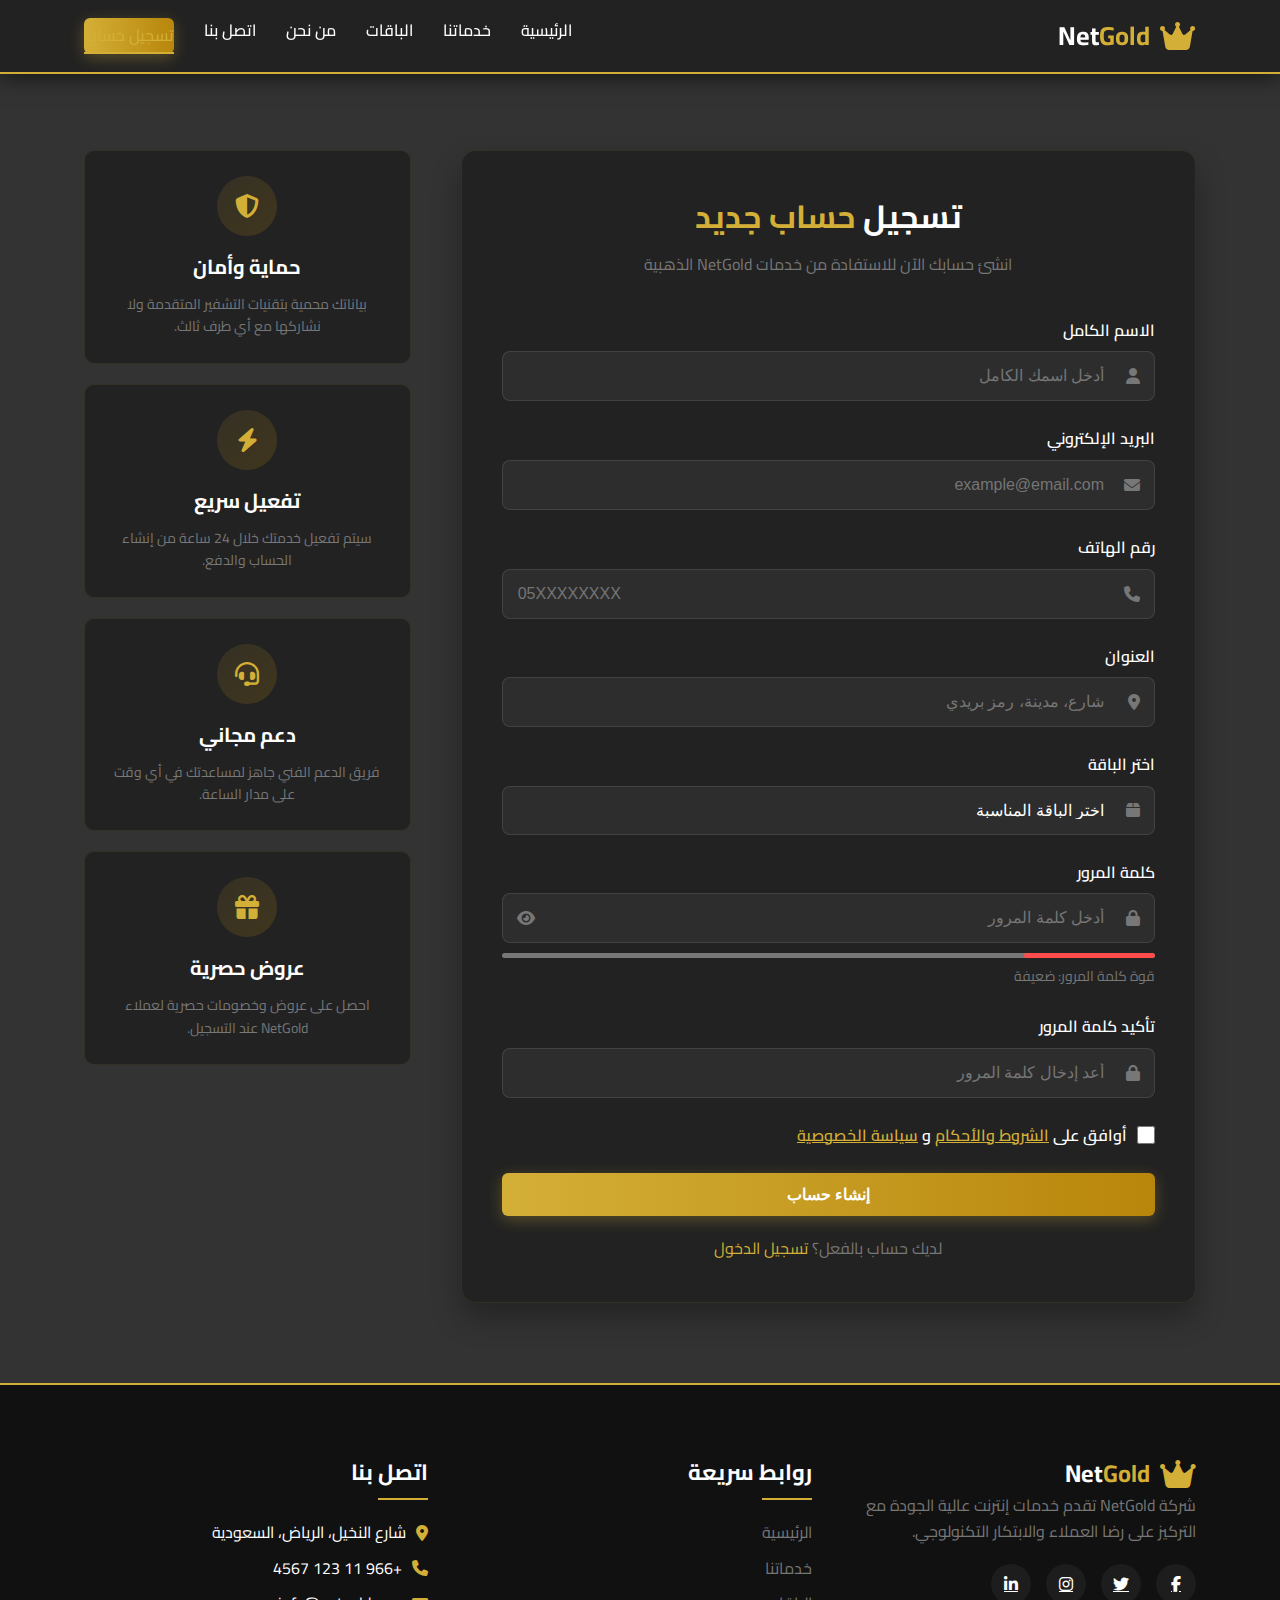
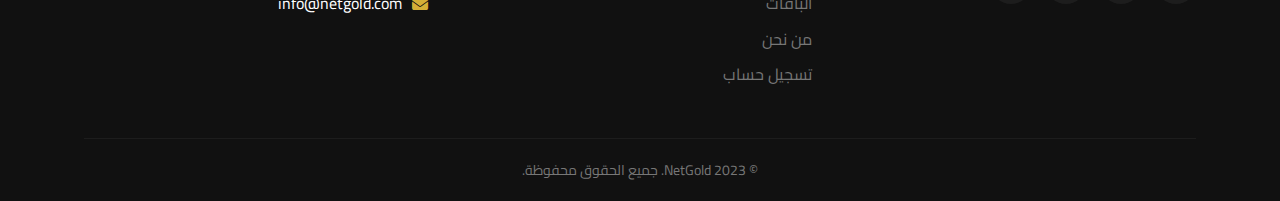
<file: register.html>
<!DOCTYPE html>
<html lang="ar" dir="rtl">
<head>
    <meta charset="UTF-8">
    <meta name="viewport" content="width=device-width, initial-scale=1.0">
    <title>تسجيل حساب - NetGold</title>
    <link rel="stylesheet" href="style.css">
    <link rel="stylesheet" href="https://cdnjs.cloudflare.com/ajax/libs/font-awesome/6.4.0/css/all.min.css">
    <link rel="preconnect" href="https://fonts.googleapis.com">
    <link rel="preconnect" href="https://fonts.gstatic.com" crossorigin>
    <link href="https://fonts.googleapis.com/css2?family=Cairo:wght@300;400;500;600;700&display=swap" rel="stylesheet">
</head>
<body>
    <!-- رأس الموقع -->
    <header>
        <div class="container header-container">
            <div class="logo">
                <i class="fas fa-crown"></i>
                <h1>Net<span class="gold-text">Gold</span></h1>
            </div>
            
            <nav>
                <ul class="nav-menu">
                    <li><a href="index.html">الرئيسية</a></li>
                    <li><a href="index.html#services">خدماتنا</a></li>
                    <li><a href="index.html#packages">الباقات</a></li>
                    <li><a href="index.html#about">من نحن</a></li>
                    <li><a href="index.html#contact">اتصل بنا</a></li>
                    <li><a href="register.html" class="btn active">تسجيل حساب</a></li>
                </ul>
                
                <div class="hamburger">
                    <span></span>
                    <span></span>
                    <span></span>
                </div>
            </nav>
        </div>
    </header>

    <!-- قسم التسجيل -->
    <section class="register-section">
        <div class="container">
            <div class="register-container">
                <div class="register-form">
                    <div class="form-header">
                        <h2>تسجيل <span class="gold-text">حساب جديد</span></h2>
                        <p>انشئ حسابك الآن للاستفادة من خدمات NetGold الذهبية</p>
                    </div>
                    
                    <form id="registerForm">
                        <div class="form-group">
                            <label for="fullName">الاسم الكامل</label>
                            <div class="input-with-icon">
                                <i class="fas fa-user"></i>
                                <input type="text" id="fullName" name="fullName" required placeholder="أدخل اسمك الكامل">
                            </div>
                        </div>
                        
                        <div class="form-group">
                            <label for="email">البريد الإلكتروني</label>
                            <div class="input-with-icon">
                                <i class="fas fa-envelope"></i>
                                <input type="email" id="email" name="email" required placeholder="example@email.com">
                            </div>
                        </div>
                        
                        <div class="form-group">
                            <label for="phone">رقم الهاتف</label>
                            <div class="input-with-icon">
                                <i class="fas fa-phone"></i>
                                <input type="tel" id="phone" name="phone" required placeholder="05XXXXXXXX">
                            </div>
                        </div>
                        
                        <div class="form-group">
                            <label for="address">العنوان</label>
                            <div class="input-with-icon">
                                <i class="fas fa-map-marker-alt"></i>
                                <input type="text" id="address" name="address" required placeholder="شارع، مدينة، رمز بريدي">
                            </div>
                        </div>
                        
                        <div class="form-group">
                            <label for="package">اختر الباقة</label>
                            <div class="input-with-icon">
                                <i class="fas fa-box"></i>
                                <select id="package" name="package" required>
                                    <option value="" disabled selected>اختر الباقة المناسبة</option>
                                    <option value="silver">الباقة الفضية - $29/شهر</option>
                                    <option value="gold">الباقة الذهبية - $49/شهر</option>
                                    <option value="diamond">الباقة الماسية - $79/شهر</option>
                                </select>
                            </div>
                        </div>
                        
                        <div class="form-group">
                            <label for="password">كلمة المرور</label>
                            <div class="input-with-icon">
                                <i class="fas fa-lock"></i>
                                <input type="password" id="password" name="password" required placeholder="أدخل كلمة المرور">
                                <i class="fas fa-eye toggle-password"></i>
                            </div>
                            <div class="password-strength">
                                <div class="strength-bar"></div>
                                <span class="strength-text">قوة كلمة المرور: ضعيفة</span>
                            </div>
                        </div>
                        
                        <div class="form-group">
                            <label for="confirmPassword">تأكيد كلمة المرور</label>
                            <div class="input-with-icon">
                                <i class="fas fa-lock"></i>
                                <input type="password" id="confirmPassword" name="confirmPassword" required placeholder="أعد إدخال كلمة المرور">
                            </div>
                        </div>
                        
                        <div class="form-group checkbox-group">
                            <input type="checkbox" id="terms" name="terms" required>
                            <label for="terms">أوافق على <a href="#" class="gold-text">الشروط والأحكام</a> و <a href="#" class="gold-text">سياسة الخصوصية</a></label>
                        </div>
                        
                        <button type="submit" class="btn btn-block">إنشاء حساب</button>
                        
                        <div class="form-footer">
                            <p>لديك حساب بالفعل؟ <a href="#" class="gold-text">تسجيل الدخول</a></p>
                        </div>
                    </form>
                </div>
                
                <div class="register-info">
                    <div class="info-card">
                        <div class="info-icon">
                            <i class="fas fa-shield-alt"></i>
                        </div>
                        <h3>حماية وأمان</h3>
                        <p>بياناتك محمية بتقنيات التشفير المتقدمة ولا نشاركها مع أي طرف ثالث.</p>
                    </div>
                    
                    <div class="info-card">
                        <div class="info-icon">
                            <i class="fas fa-bolt"></i>
                        </div>
                        <h3>تفعيل سريع</h3>
                        <p>سيتم تفعيل خدمتك خلال 24 ساعة من إنشاء الحساب والدفع.</p>
                    </div>
                    
                    <div class="info-card">
                        <div class="info-icon">
                            <i class="fas fa-headset"></i>
                        </div>
                        <h3>دعم مجاني</h3>
                        <p>فريق الدعم الفني جاهز لمساعدتك في أي وقت على مدار الساعة.</p>
                    </div>
                    
                    <div class="info-card">
                        <div class="info-icon">
                            <i class="fas fa-gift"></i>
                        </div>
                        <h3>عروض حصرية</h3>
                        <p>احصل على عروض وخصومات حصرية لعملاء NetGold عند التسجيل.</p>
                    </div>
                </div>
            </div>
        </div>
    </section>
    
    <!-- تذييل الصفحة -->
    <footer>
        <div class="container">
            <div class="footer-content">
                <div class="footer-section">
                    <div class="logo">
                        <i class="fas fa-crown"></i>
                        <h2>Net<span class="gold-text">Gold</span></h2>
                    </div>
                    <p>شركة NetGold تقدم خدمات إنترنت عالية الجودة مع التركيز على رضا العملاء والابتكار التكنولوجي.</p>
                    <div class="social-links">
                        <a href="#"><i class="fab fa-facebook-f"></i></a>
                        <a href="#"><i class="fab fa-twitter"></i></a>
                        <a href="#"><i class="fab fa-instagram"></i></a>
                        <a href="#"><i class="fab fa-linkedin-in"></i></a>
                    </div>
                </div>
                
                <div class="footer-section">
                    <h3>روابط سريعة</h3>
                    <ul>
                        <li><a href="index.html">الرئيسية</a></li>
                        <li><a href="index.html#services">خدماتنا</a></li>
                        <li><a href="index.html#packages">الباقات</a></li>
                        <li><a href="index.html#about">من نحن</a></li>
                        <li><a href="register.html">تسجيل حساب</a></li>
                    </ul>
                </div>
                
                <div class="footer-section">
                    <h3>اتصل بنا</h3>
                    <ul class="contact-info">
                        <li><i class="fas fa-map-marker-alt gold-text"></i> شارع النخيل، الرياض، السعودية</li>
                        <li><i class="fas fa-phone gold-text"></i> +966 11 123 4567</li>
                        <li><i class="fas fa-envelope gold-text"></i> info@netgold.com</li>
                    </ul>
                </div>
            </div>
            
            <div class="footer-bottom">
                <p>&copy; 2023 NetGold. جميع الحقوق محفوظة.</p>
            </div>
        </div>
    </footer>
    
    <script src="script.js"></script>
</body>
</html>
</file>
<file: style.css>
/* إعدادات عامة */
* {
    margin: 0;
    padding: 0;
    box-sizing: border-box;
}

:root {
    --gold: #D4AF37;
    --gold-light: #F4E9CD;
    --gold-dark: #B8860B;
    --white: #FFFFFF;
    --black: #222222;
    --black-light: #333333;
    --gray: #F5F5F5;
    --gray-dark: #777777;
}

body {
    font-family: 'Cairo', sans-serif;
    background-color: var(--black);
    color: var(--white);
    line-height: 1.6;
    direction: rtl;
}

.container {
    width: 90%;
    max-width: 1200px;
    margin: 0 auto;
    padding: 0 20px;
}

section {
    padding: 80px 0;
}

.btn {
    display: inline-block;
    padding: 12px 30px;
    background: linear-gradient(to right, var(--gold), var(--gold-dark));
    color: var(--white);
    border: none;
    border-radius: 6px;
    cursor: pointer;
    font-size: 16px;
    font-weight: 600;
    text-decoration: none;
    transition: all 0.3s ease;
    box-shadow: 0 4px 15px rgba(212, 175, 55, 0.3);
    text-align: center;
}

.btn:hover {
    background: linear-gradient(to right, var(--gold-dark), var(--gold));
    transform: translateY(-3px);
    box-shadow: 0 6px 20px rgba(212, 175, 55, 0.5);
}

.btn-outline {
    background: transparent;
    border: 2px solid var(--gold);
    color: var(--gold);
}

.btn-outline:hover {
    background: var(--gold);
    color: var(--black);
}

.btn-block {
    display: block;
    width: 100%;
}

.gold-text {
    color: var(--gold);
}

.section-header {
    text-align: center;
    margin-bottom: 60px;
}

.section-header h2 {
    font-size: 36px;
    margin-bottom: 15px;
}

.section-header p {
    color: var(--gray-dark);
    font-size: 18px;
    max-width: 600px;
    margin: 0 auto;
}

/* رأس الموقع */
header {
    background-color: rgba(34, 34, 34, 0.95);
    position: fixed;
    width: 100%;
    top: 0;
    z-index: 1000;
    padding: 15px 0;
    box-shadow: 0 5px 20px rgba(0, 0, 0, 0.5);
    border-bottom: 2px solid var(--gold);
}

.header-container {
    display: flex;
    justify-content: space-between;
    align-items: center;
}

.logo {
    display: flex;
    align-items: center;
    gap: 10px;
}

.logo i {
    color: var(--gold);
    font-size: 32px;
}

.logo h1 {
    font-size: 26px;
    font-weight: 700;
}

.nav-menu {
    display: flex;
    list-style: none;
    gap: 30px;
}

.nav-menu a {
    color: var(--white);
    text-decoration: none;
    font-weight: 500;
    transition: color 0.3s;
    padding: 5px 0;
    position: relative;
}

.nav-menu a:hover, .nav-menu a.active {
    color: var(--gold);
}

.nav-menu a.active::after {
    content: '';
    position: absolute;
    bottom: 0;
    right: 0;
    width: 100%;
    height: 2px;
    background-color: var(--gold);
}

.hamburger {
    display: none;
    flex-direction: column;
    cursor: pointer;
    gap: 5px;
}

.hamburger span {
    width: 25px;
    height: 3px;
    background-color: var(--white);
    border-radius: 2px;
    transition: 0.3s;
}

/* قسم الهيرو */
.hero {
    padding-top: 150px;
    padding-bottom: 100px;
    position: relative;
    overflow: hidden;
}

.hero-container {
    display: flex;
    align-items: center;
    justify-content: space-between;
    gap: 50px;
}

.hero-content {
    flex: 1;
}

.hero-content h2 {
    font-size: 42px;
    margin-bottom: 20px;
    line-height: 1.3;
}

.hero-content p {
    font-size: 18px;
    color: var(--gray-dark);
    margin-bottom: 30px;
    max-width: 500px;
}

.hero-buttons {
    display: flex;
    gap: 15px;
    flex-wrap: wrap;
}

.hero-image {
    flex: 1;
    text-align: center;
}

.hero-image img {
    max-width: 100%;
    height: auto;
    filter: drop-shadow(0 10px 20px rgba(0, 0, 0, 0.3));
}

.hero-wave {
    position: absolute;
    bottom: 0;
    left: 0;
    width: 100%;
    overflow: hidden;
    line-height: 0;
}

/* قسم الخدمات */
.services {
    background-color: var(--black-light);
}

.services-grid {
    display: grid;
    grid-template-columns: repeat(auto-fit, minmax(250px, 1fr));
    gap: 30px;
}

.service-card {
    background-color: var(--black);
    border-radius: 10px;
    padding: 30px;
    text-align: center;
    transition: transform 0.3s, box-shadow 0.3s;
    border: 1px solid rgba(212, 175, 55, 0.1);
}

.service-card:hover {
    transform: translateY(-10px);
    box-shadow: 0 15px 30px rgba(0, 0, 0, 0.3);
    border-color: rgba(212, 175, 55, 0.3);
}

.service-icon {
    width: 70px;
    height: 70px;
    background: linear-gradient(135deg, rgba(212, 175, 55, 0.1), rgba(184, 134, 11, 0.2));
    border-radius: 50%;
    display: flex;
    align-items: center;
    justify-content: center;
    margin: 0 auto 20px;
}

.service-icon i {
    font-size: 30px;
    color: var(--gold);
}

.service-card h3 {
    font-size: 22px;
    margin-bottom: 15px;
}

.service-card p {
    color: var(--gray-dark);
}

/* قسم الباقات */
.packages-grid {
    display: grid;
    grid-template-columns: repeat(auto-fit, minmax(300px, 1fr));
    gap: 30px;
}

.package-card {
    background-color: var(--black-light);
    border-radius: 10px;
    overflow: hidden;
    transition: transform 0.3s;
    position: relative;
    border: 1px solid rgba(212, 175, 55, 0.1);
}

.package-card:hover {
    transform: translateY(-10px);
    border-color: rgba(212, 175, 55, 0.3);
}

.package-card.popular {
    border: 2px solid var(--gold);
    transform: scale(1.05);
}

.popular-badge {
    position: absolute;
    top: 20px;
    left: -35px;
    background-color: var(--gold);
    color: var(--black);
    padding: 5px 40px;
    font-weight: 600;
    transform: rotate(-45deg);
    font-size: 14px;
}

.package-header {
    background-color: rgba(0, 0, 0, 0.3);
    padding: 30px;
    text-align: center;
    border-bottom: 1px solid rgba(212, 175, 55, 0.1);
}

.package-header h3 {
    font-size: 24px;
    margin-bottom: 15px;
}

.package-price {
    display: flex;
    align-items: baseline;
    justify-content: center;
    gap: 5px;
}

.package-price .currency {
    font-size: 18px;
    color: var(--gold);
}

.package-price .amount {
    font-size: 48px;
    font-weight: 700;
    color: var(--gold);
}

.package-price .period {
    color: var(--gray-dark);
}

.package-features {
    padding: 30px;
}

.package-features p {
    margin-bottom: 15px;
    display: flex;
    align-items: center;
    gap: 10px;
}

.package-features i.fa-check {
    color: var(--gold);
}

.package-features i.fa-times {
    color: var(--gray-dark);
}

.package-card .btn {
    margin: 0 30px 30px;
}

/* قسم حول الشركة */
.about-content {
    display: flex;
    align-items: center;
    gap: 50px;
}

.about-text {
    flex: 1;
}

.about-text h2 {
    font-size: 36px;
    margin-bottom: 20px;
}

.about-text p {
    color: var(--gray-dark);
    margin-bottom: 30px;
    font-size: 18px;
}

.about-stats {
    display: flex;
    gap: 30px;
    margin-bottom: 30px;
}

.stat {
    text-align: center;
}

.stat h3 {
    font-size: 36px;
    color: var(--gold);
    margin-bottom: 5px;
}

.stat p {
    color: var(--gray-dark);
    font-size: 16px;
}

.about-image {
    flex: 1;
    text-align: center;
}

.about-image img {
    max-width: 100%;
    height: auto;
    border-radius: 10px;
    box-shadow: 0 15px 30px rgba(0, 0, 0, 0.3);
}

/* قسم التسجيل */
.register-section {
    padding-top: 150px;
    min-height: 100vh;
    background-color: var(--black-light);
}

.register-container {
    display: flex;
    gap: 50px;
    align-items: flex-start;
}

.register-form {
    flex: 2;
    background-color: var(--black);
    border-radius: 15px;
    padding: 40px;
    box-shadow: 0 15px 30px rgba(0, 0, 0, 0.3);
    border: 1px solid rgba(212, 175, 55, 0.1);
}

.form-header {
    text-align: center;
    margin-bottom: 40px;
}

.form-header h2 {
    font-size: 32px;
    margin-bottom: 10px;
}

.form-header p {
    color: var(--gray-dark);
}

.form-group {
    margin-bottom: 25px;
}

.form-group label {
    display: block;
    margin-bottom: 8px;
    font-weight: 600;
}

.input-with-icon {
    position: relative;
}

.input-with-icon i {
    position: absolute;
    right: 15px;
    top: 50%;
    transform: translateY(-50%);
    color: var(--gray-dark);
}

.input-with-icon .toggle-password {
    left: 15px;
    right: auto;
    cursor: pointer;
}

.input-with-icon input, .input-with-icon select {
    width: 100%;
    padding: 15px 50px 15px 15px;
    background-color: rgba(255, 255, 255, 0.05);
    border: 1px solid rgba(255, 255, 255, 0.1);
    border-radius: 8px;
    color: var(--white);
    font-size: 16px;
    transition: border 0.3s;
}

.input-with-icon input:focus, .input-with-icon select:focus {
    outline: none;
    border-color: var(--gold);
}

.input-with-icon select {
    appearance: none;
    cursor: pointer;
}

.password-strength {
    margin-top: 10px;
}

.strength-bar {
    height: 5px;
    background-color: var(--gray-dark);
    border-radius: 3px;
    overflow: hidden;
    margin-bottom: 5px;
}

.strength-bar::after {
    content: '';
    display: block;
    height: 100%;
    width: 20%;
    background-color: #ff4d4d;
    border-radius: 3px;
}

.strength-text {
    font-size: 14px;
    color: var(--gray-dark);
}

.checkbox-group {
    display: flex;
    align-items: center;
    gap: 10px;
}

.checkbox-group input {
    width: 18px;
    height: 18px;
}

.checkbox-group label {
    margin-bottom: 0;
}

.form-footer {
    text-align: center;
    margin-top: 20px;
    color: var(--gray-dark);
}

.form-footer a {
    text-decoration: none;
}

.register-info {
    flex: 1;
    display: flex;
    flex-direction: column;
    gap: 20px;
}

.info-card {
    background-color: var(--black);
    border-radius: 10px;
    padding: 25px;
    text-align: center;
    border: 1px solid rgba(212, 175, 55, 0.1);
    transition: transform 0.3s;
}

.info-card:hover {
    transform: translateY(-5px);
    border-color: rgba(212, 175, 55, 0.3);
}

.info-icon {
    width: 60px;
    height: 60px;
    background: linear-gradient(135deg, rgba(212, 175, 55, 0.1), rgba(184, 134, 11, 0.2));
    border-radius: 50%;
    display: flex;
    align-items: center;
    justify-content: center;
    margin: 0 auto 15px;
}

.info-icon i {
    font-size: 24px;
    color: var(--gold);
}

.info-card h3 {
    font-size: 20px;
    margin-bottom: 10px;
}

.info-card p {
    color: var(--gray-dark);
    font-size: 14px;
}

/* تذييل الصفحة */
footer {
    background-color: #111111;
    padding: 70px 0 20px;
    border-top: 2px solid var(--gold);
}

.footer-content {
    display: grid;
    grid-template-columns: repeat(auto-fit, minmax(250px, 1fr));
    gap: 40px;
    margin-bottom: 40px;
}

.footer-section h3 {
    font-size: 22px;
    margin-bottom: 20px;
    position: relative;
    padding-bottom: 10px;
}

.footer-section h3::after {
    content: '';
    position: absolute;
    bottom: 0;
    right: 0;
    width: 50px;
    height: 2px;
    background-color: var(--gold);
}

.footer-section p {
    color: var(--gray-dark);
    margin-bottom: 20px;
}

.footer-section ul {
    list-style: none;
}

.footer-section ul li {
    margin-bottom: 10px;
}

.footer-section ul li a {
    color: var(--gray-dark);
    text-decoration: none;
    transition: color 0.3s;
}

.footer-section ul li a:hover {
    color: var(--gold);
}

.contact-info li {
    display: flex;
    align-items: center;
    gap: 10px;
    margin-bottom: 15px;
}

.social-links {
    display: flex;
    gap: 15px;
    margin-top: 20px;
}

.social-links a {
    width: 40px;
    height: 40px;
    background-color: rgba(255, 255, 255, 0.05);
    border-radius: 50%;
    display: flex;
    align-items: center;
    justify-content: center;
    color: var(--white);
    transition: all 0.3s;
}

.social-links a:hover {
    background-color: var(--gold);
    color: var(--black);
    transform: translateY(-3px);
}

.footer-bottom {
    text-align: center;
    padding-top: 20px;
    border-top: 1px solid rgba(255, 255, 255, 0.05);
    color: var(--gray-dark);
    font-size: 14px;
}

/* تصميم متجاوب */
@media (max-width: 992px) {
    .hero-container, .about-content, .register-container {
        flex-direction: column;
    }
    
    .hero-content h2 {
        font-size: 36px;
    }
    
    .about-image, .hero-image {
        order: -1;
    }
    
    .package-card.popular {
        transform: none;
    }
}

@media (max-width: 768px) {
    .nav-menu {
        position: fixed;
        top: 80px;
        right: -100%;
        flex-direction: column;
        background-color: var(--black);
        width: 100%;
        text-align: center;
        padding: 30px;
        transition: 0.3s;
        box-shadow: 0 10px 20px rgba(0, 0, 0, 0.3);
        border-top: 2px solid var(--gold);
        z-index: 999;
    }
    
    .nav-menu.active {
        right: 0;
    }
    
    .hamburger {
        display: flex;
    }
    
    .hero {
        padding-top: 120px;
    }
    
    .hero-content h2 {
        font-size: 30px;
    }
    
    .section-header h2 {
        font-size: 30px;
    }
    
    .about-stats {
        flex-direction: column;
        gap: 20px;
    }
    
    .register-form {
        padding: 30px 20px;
    }
}

@media (max-width: 480px) {
    .hero-buttons {
        flex-direction: column;
    }
    
    .btn {
        width: 100%;
    }
    
    .section-header h2 {
        font-size: 26px;
    }
    
    .hero-content h2 {
        font-size: 26px;
    }
    
    .package-card {
        margin-bottom: 30px;
    }
}
</file>
